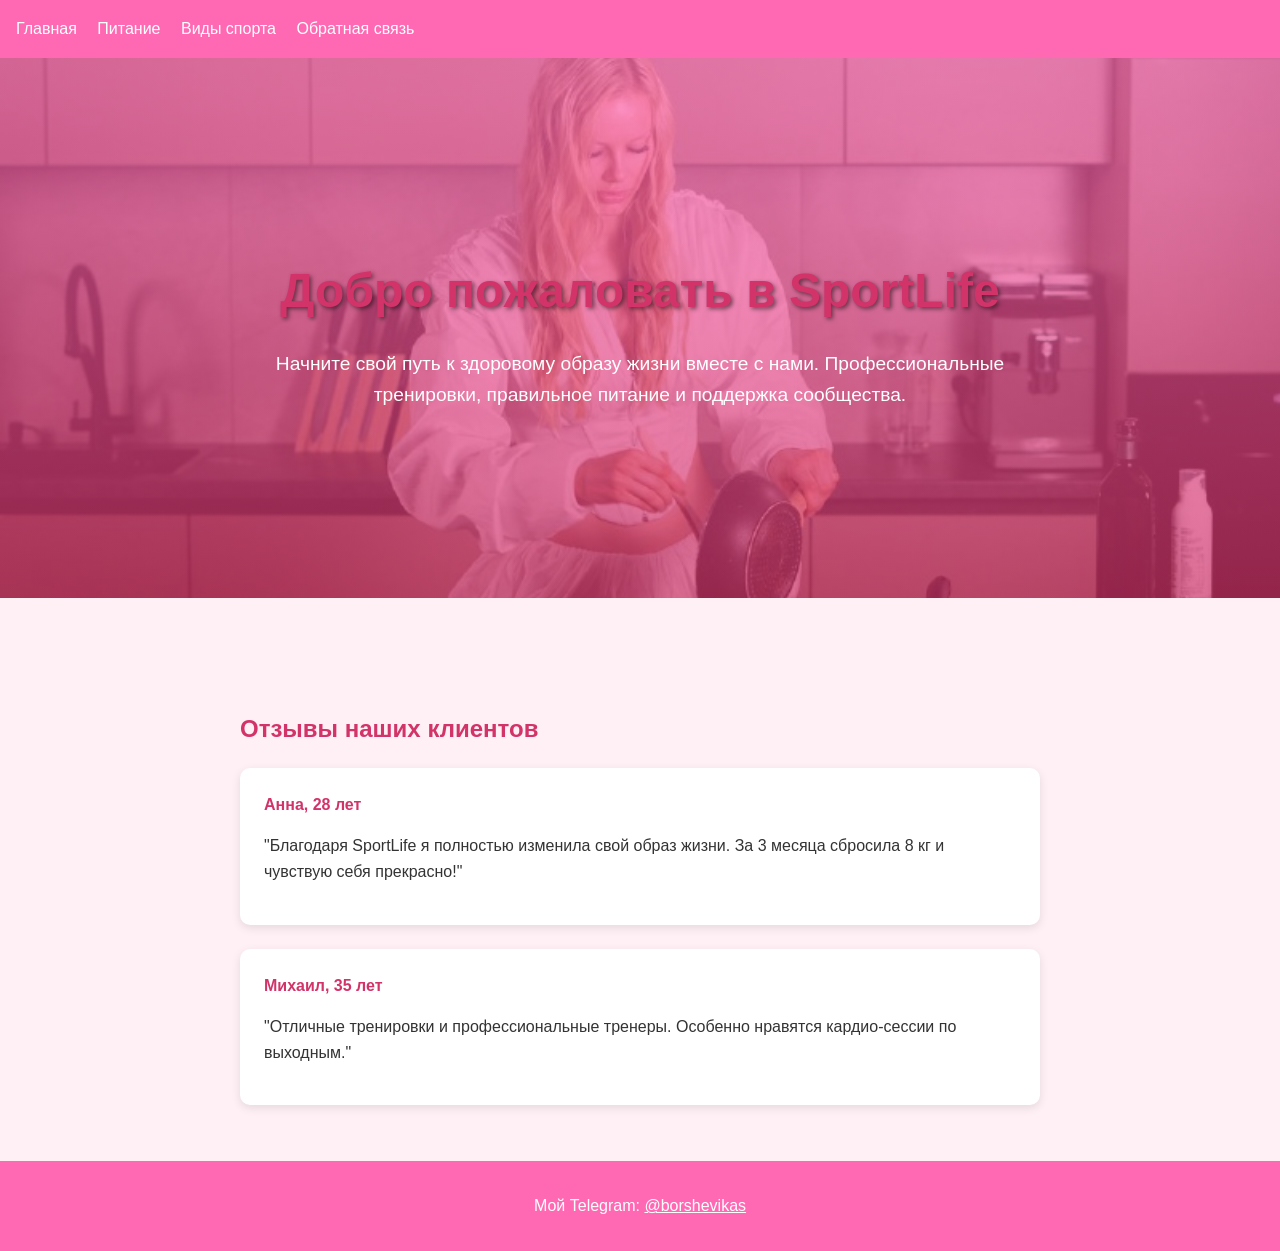
<file: index.html>
<!DOCTYPE html>
<html lang="ru">
<head>
    <link rel="manifest" href="/manifest.json"> 
    <meta name="theme-color" content="#d23369">
    <meta charset="UTF-8">
    <title>SportLife - Главная</title>
    <link rel="stylesheet" href="style.css">
    <style>

        .hero-section {
            position: relative;
            height: 60vh;
            background: linear-gradient(rgba(255,105,180,0.7), rgba(210,51,105,0.7)), 
                        url('about.jpg') center/cover no-repeat;
            display: flex;
            align-items: center;
            justify-content: center;
            color: white;
            text-align: center;
            margin-bottom: 2rem;
        }
        
        .hero-content {
            max-width: 800px;
            padding: 2rem;
        }
        
        .hero-content h1 {
            font-size: 3rem;
            margin-bottom: 1rem;
            text-shadow: 2px 2px 4px rgba(0,0,0,0.5);
        }
        
        .hero-content p {
            font-size: 1.2rem;
            margin-bottom: 2rem;
        }
        
        /* Стили для формы обратной связи */
        .feedback-container {
            max-width: 800px;
            margin: 0 auto;
            padding: 2rem;
            background: white;
            border-radius: 15px;
            box-shadow: 0 5px 15px rgba(0,0,0,0.1);
        }
        
        .feedback-form {
            display: grid;
            grid-template-columns: 1fr 1fr;
            gap: 1.5rem;
        }
        
        .form-group {
            margin-bottom: 1.5rem;
        }
        
        .form-group.full-width {
            grid-column: span 2;
        }
        
        label {
            display: block;
            margin-bottom: 0.5rem;
            color: #d23369;
            font-weight: bold;
        }
        
        input, textarea {
            width: 100%;
            padding: 12px;
            border: 2px solid #ff69b4;
            border-radius: 8px;
            font-size: 1rem;
            transition: all 0.3s;
        }
        
        input:focus, textarea:focus {
            border-color: #d23369;
            outline: none;
            box-shadow: 0 0 0 3px rgba(255,105,180,0.3);
        }
        
        textarea {
            min-height: 150px;
            resize: vertical;
        }
        
        .submit-btn {
            grid-column: span 2;
            background: linear-gradient(to right, #ff69b4, #d23369);
            color: white;
            border: none;
            padding: 15px;
            border-radius: 8px;
            font-size: 1.1rem;
            cursor: pointer;
            transition: all 0.3s;
        }
        
        .submit-btn:hover {
            transform: translateY(-3px);
            box-shadow: 0 5px 15px rgba(210,51,105,0.4);
        }
        
        /* Стили для отзывов */
        .testimonials {
            margin-top: 3rem;
        }
        
        .testimonial-card {
            background: white;
            padding: 1.5rem;
            border-radius: 10px;
            box-shadow: 0 3px 10px rgba(0,0,0,0.1);
            margin-bottom: 1.5rem;
        }
        
        .testimonial-author {
            color: #d23369;
            font-weight: bold;
            margin-bottom: 0.5rem;
        }
    </style>
</head>
<body>
    <header>
        <nav>
            <a href="index.html">Главная</a>
            <a href="nutrition.html">Питание</a>
            <a href="sports.html">Виды спорта</a>
            <a href="feedback.php">Обратная связь</a>
        </nav>
    </header>
    
    <section class="hero-section">
        <div class="hero-content">
            <h1>Добро пожаловать в SportLife</h1>
            <p>Начните свой путь к здоровому образу жизни вместе с нами. Профессиональные тренировки, правильное питание и поддержка сообщества.</p>
        </div>
    </section>
    
    <main>
        
        <div class="testimonials">
            <h2>Отзывы наших клиентов</h2>
            
            <div class="testimonial-card">
                <div class="testimonial-author">Анна, 28 лет</div>
                <p>"Благодаря SportLife я полностью изменила свой образ жизни. За 3 месяца сбросила 8 кг и чувствую себя прекрасно!"</p>
            </div>
            
            <div class="testimonial-card">
                <div class="testimonial-author">Михаил, 35 лет</div>
                <p>"Отличные тренировки и профессиональные тренеры. Особенно нравятся кардио-сессии по выходным."</p>
            </div>
        </div>
    </main>
    
    <footer>
        <p>Мой Telegram: <a href="https://t.me/borshevikas">@borshevikas</a></p>
    </footer>
<script>
  if ('serviceWorker' in navigator) {
    navigator.serviceWorker.register('service-worker.js')  // Без слеша!
      .then(reg => console.log('Service Worker registered'))
      .catch(err => console.error('SW error:', err));
  }
</script>
</body>
</html>
</file>
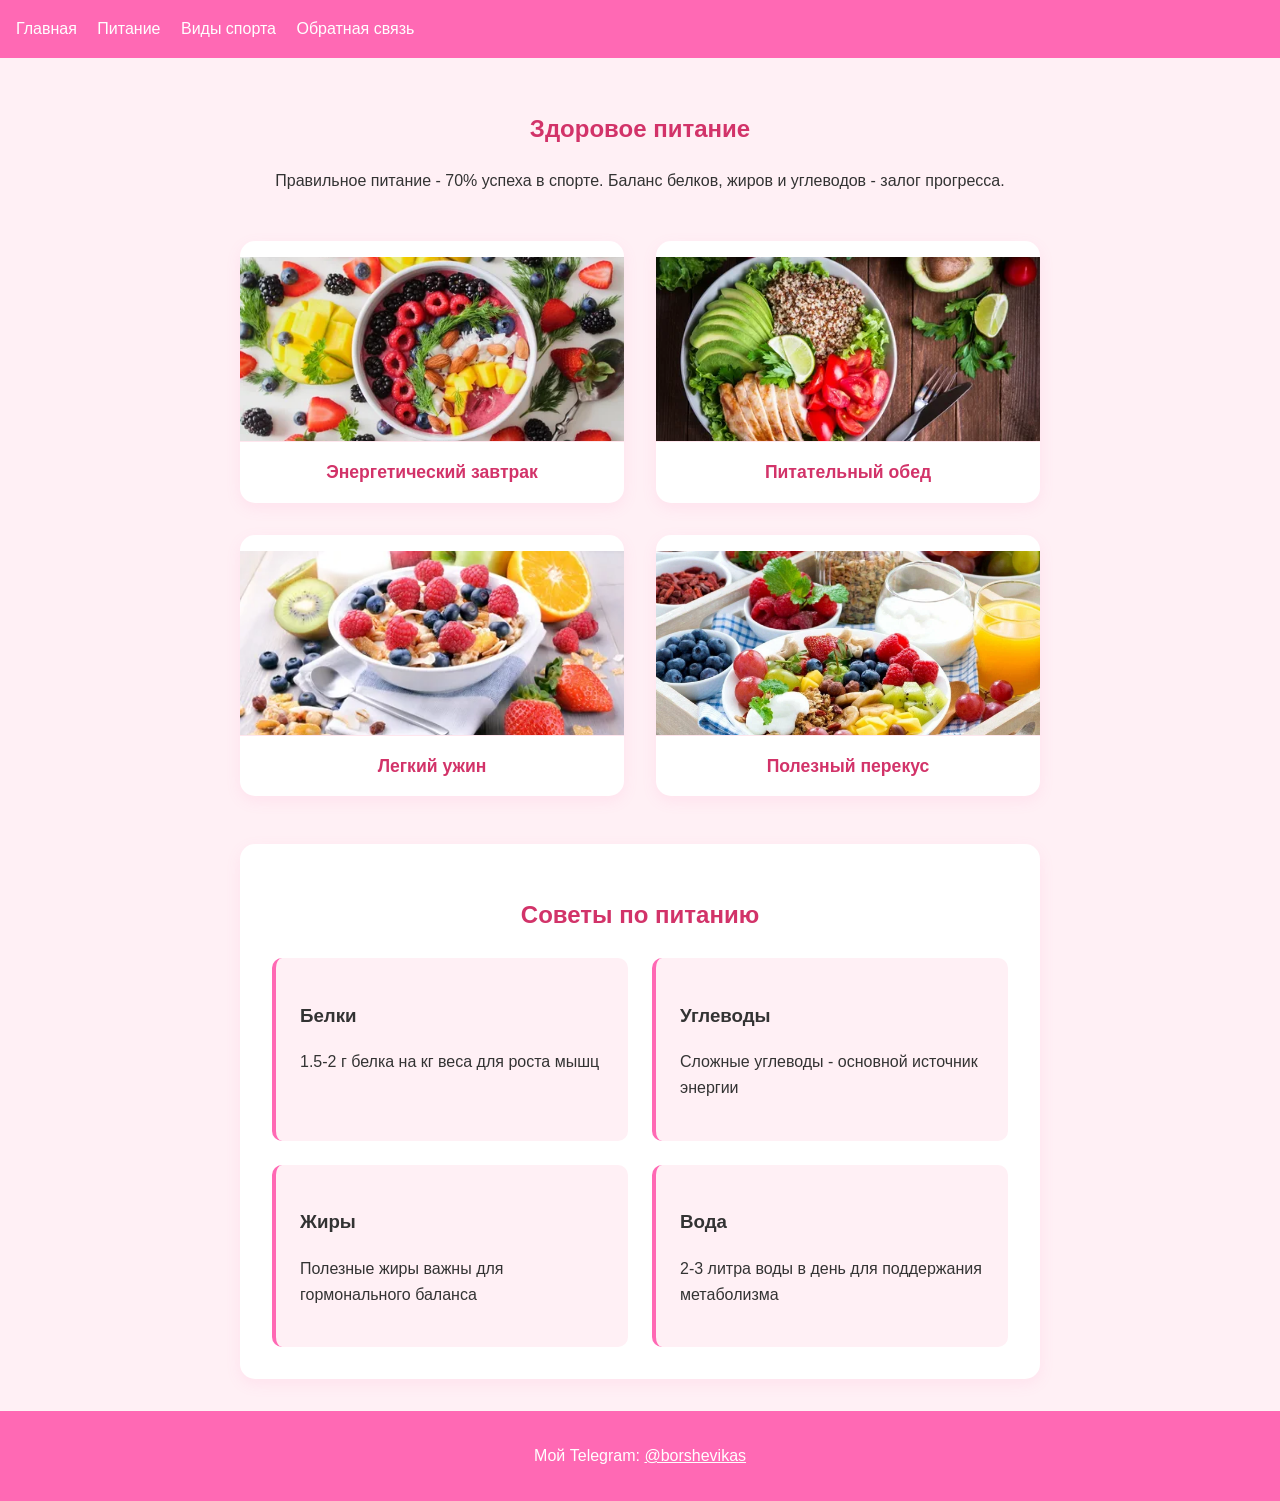
<file: nutrition.html>
<!DOCTYPE html>
<html lang="ru">
<head>
    <link rel="manifest" href="/manifest.json">
    <meta name="theme-color" content="#d23369">
    <meta charset="UTF-8">
    <title>SportLife - Питание</title>
    <link rel="stylesheet" href="style.css">
    <style>
        /* Стили для страницы питания */
        .nutrition-intro {
            text-align: center;
            margin-bottom: 2rem;
        }
        
        .food-gallery {
            display: grid;
            grid-template-columns: repeat(auto-fit, minmax(250px, 1fr));
            gap: 2rem;
            margin: 3rem 0;
        }
        
        .food-item {
            background: white;
            border-radius: 15px;
            overflow: hidden;
            box-shadow: 0 5px 15px rgba(255,105,180,0.1);
            height: 100%; 
            flex-direction: column;
        }
        
        .food-img-container {
            height: 200px;
            overflow: hidden;
        }
        
        .food-img-container img {
            width: 100%;
            height: 100%;
            object-fit: cover;
            transition: transform 0.3s;
        }
        
    
        
        .food-caption {
            padding: 1rem;
            text-align: center;
            border-top: 1px solid #ffe6ee;
            flex-grow: 1;
            display: flex;
            flex-direction: column;
            justify-content: center;
        }
        
        .food-caption h3 {
            color: #d23369;
            margin: 0;
            font-size: 1.1rem;
        }
        
        .nutrition-tips {
            background: white;
            padding: 2rem;
            border-radius: 15px;
            margin-top: 3rem;
            box-shadow: 0 5px 15px rgba(255,105,180,0.1);
        }
        
        .nutrition-tips h2 {
            text-align: center;
            margin-bottom: 1.5rem;
        }
        
        .tips-grid {
            display: grid;
            grid-template-columns: repeat(auto-fit, minmax(250px, 1fr));
            gap: 1.5rem;
        }
        
        .tip-item {
            background: #fff0f5;
            padding: 1.5rem;
            border-radius: 10px;
            border-left: 4px solid #ff69b4;
        }
    </style>
</head>
<body>
    <header>
        <nav>
            <a href="index.html">Главная</a>
            <a href="nutrition.html">Питание</a>
            <a href="sports.html">Виды спорта</a>
            <a href="feedback.php">Обратная связь</a>
        </nav>
    </header>
    
    <main>
        <section class="nutrition-intro">
            <h1>Здоровое питание</h1>
            <p>Правильное питание - 70% успеха в спорте. Баланс белков, жиров и углеводов - залог прогресса.</p>
        </section>
        
        <div class="food-gallery">
            <div class="food-item">
                <div class="food-img-container">
                    <img src="food1.jpg" alt="Энергетический завтрак">
                </div>
                <div class="food-caption">
                    <h3>Энергетический завтрак</h3>
                </div>
            </div>
            
            <div class="food-item">
                <div class="food-img-container">
                    <img src="food2.jpg" alt="Питательный обед">
                </div>
                <div class="food-caption">
                    <h3>Питательный обед</h3>
                </div>
            </div>
            
            <div class="food-item">
                <div class="food-img-container">
                    <img src="food3.jpg" alt="Легкий ужин">
                </div>
                <div class="food-caption">
                    <h3>Легкий ужин</h3>
                </div>
            </div>
            
            <div class="food-item">
                <div class="food-img-container">
                    <img src="food4.jpg" alt="Полезный перекус">
                </div>
                <div class="food-caption">
                    <h3>Полезный перекус</h3>
                </div>
            </div>
        </div>
        
        <section class="nutrition-tips">
            <h2>Советы по питанию</h2>
            <div class="tips-grid">
                <div class="tip-item">
                    <h3>Белки</h3>
                    <p>1.5-2 г белка на кг веса для роста мышц</p>
                </div>
                <div class="tip-item">
                    <h3>Углеводы</h3>
                    <p>Сложные углеводы - основной источник энергии</p>
                </div>
                <div class="tip-item">
                    <h3>Жиры</h3>
                    <p>Полезные жиры важны для гормонального баланса</p>
                </div>
                <div class="tip-item">
                    <h3>Вода</h3>
                    <p>2-3 литра воды в день для поддержания метаболизма</p>
                </div>
            </div>
        </section>
    </main>
    
    <footer>
       <p>Мой Telegram: <a href="https://t.me/borshevikas">@borshevikas</a></p>
    </footer>
    <script>
  if ('serviceWorker' in navigator) {
    window.addEventListener('load', () => {
      navigator.serviceWorker.register('/service-worker.js')
        .then(registration => {
          console.log('ServiceWorker registration successful');
        })
        .catch(err => {
          console.log('ServiceWorker registration failed: ', err);
        });
    });
  }
</script>
</body>
</html>
</file>
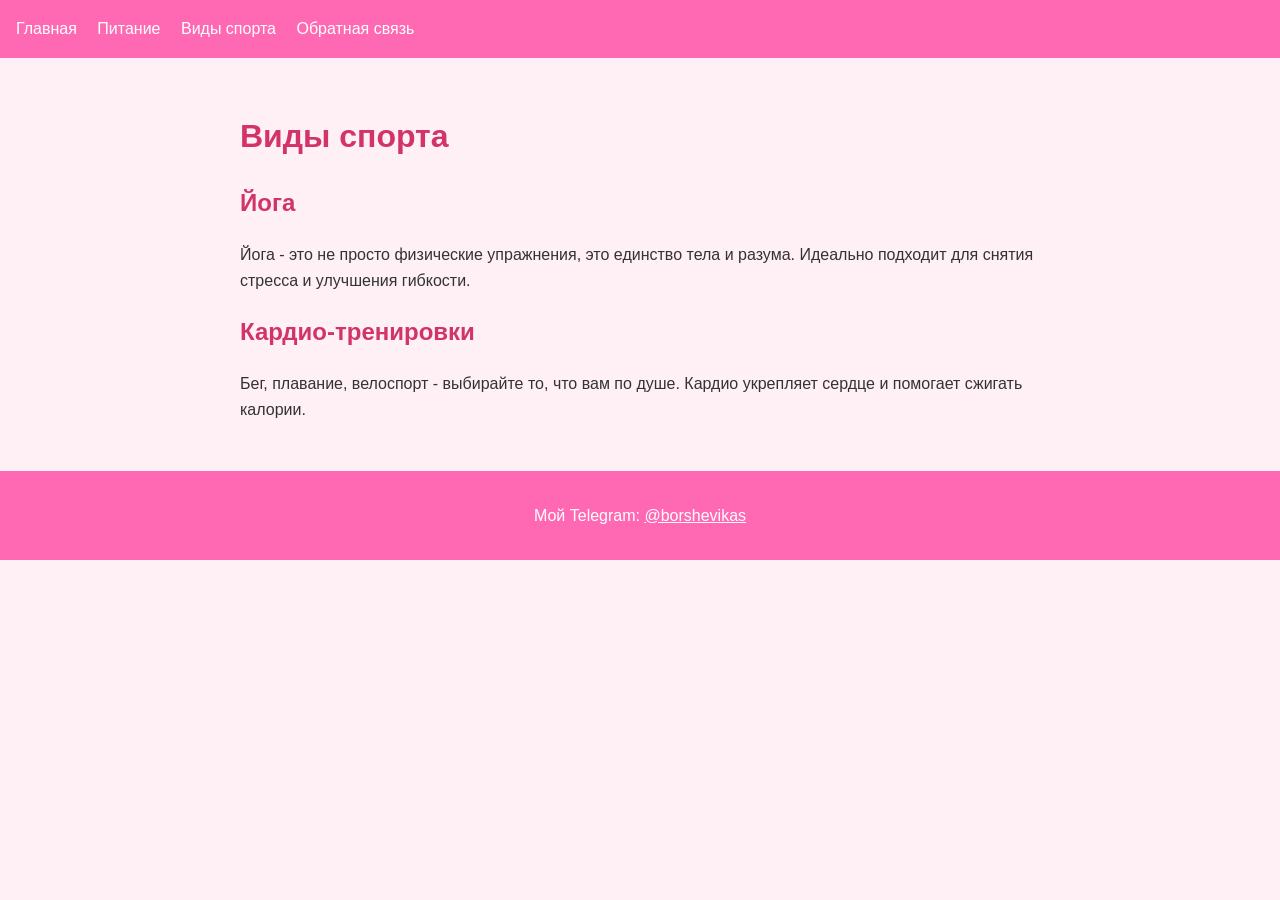
<file: sports.html>
<!DOCTYPE html>
<html>
<head>
	<meta charset="UTF-8">
    <title>SportLife - Виды спорта</title>
    <link rel="stylesheet" href="style.css">
</head>
<body>
    <header>
        <nav>
            <a href="index.html">Главная</a>
            <a href="nutrition.html">Питание</a>
            <a href="sports.html">Виды спорта</a>
            <a href="feedback.php">Обратная связь</a>
        </nav>
    </header>
    
    <main>
        <h1>Виды спорта</h1>
        
        <section class="sport-type">
            <h2>Йога</h2>
            <p>Йога - это не просто физические упражнения, это единство тела и разума. Идеально подходит для снятия стресса и улучшения гибкости.</p>
        </section>
        
        <section class="sport-type">
            <h2>Кардио-тренировки</h2>
            <p>Бег, плавание, велоспорт - выбирайте то, что вам по душе. Кардио укрепляет сердце и помогает сжигать калории.</p>
        </section>
    </main>
    
    <footer>
       <p>Мой Telegram: <a href="https://t.me/borshevikas">@borshevikas</a></p>
    </footer>
</body>
</html>
</file>
<file: style.css>
body {
    font-family: Arial, sans-serif;
    line-height: 1.6;
    margin: 0;
    padding: 0;
    background-color: #fff0f5;
    color: #333;
}

header {
    background-color: #ff69b4;
    padding: 1rem;
}

nav a {
    color: white;
    text-decoration: none;
    margin-right: 1rem;
}

nav a:hover {
    text-decoration: underline;
}

main {
    padding: 2rem;
    max-width: 800px;
    margin: 0 auto;
}

h1, h2 {
    color: #d23369;
}

img {
    max-width: 100%;
    height: auto;
    margin: 1rem 0;
}

.food-gallery {
    display: grid;
    grid-template-columns: repeat(2, 1fr);
    gap: 1rem;
}

footer {
    text-align: center;
    padding: 1rem;
    background-color: #ff69b4;
    color: white;
}

footer a {
    color: white;
}
</file>
